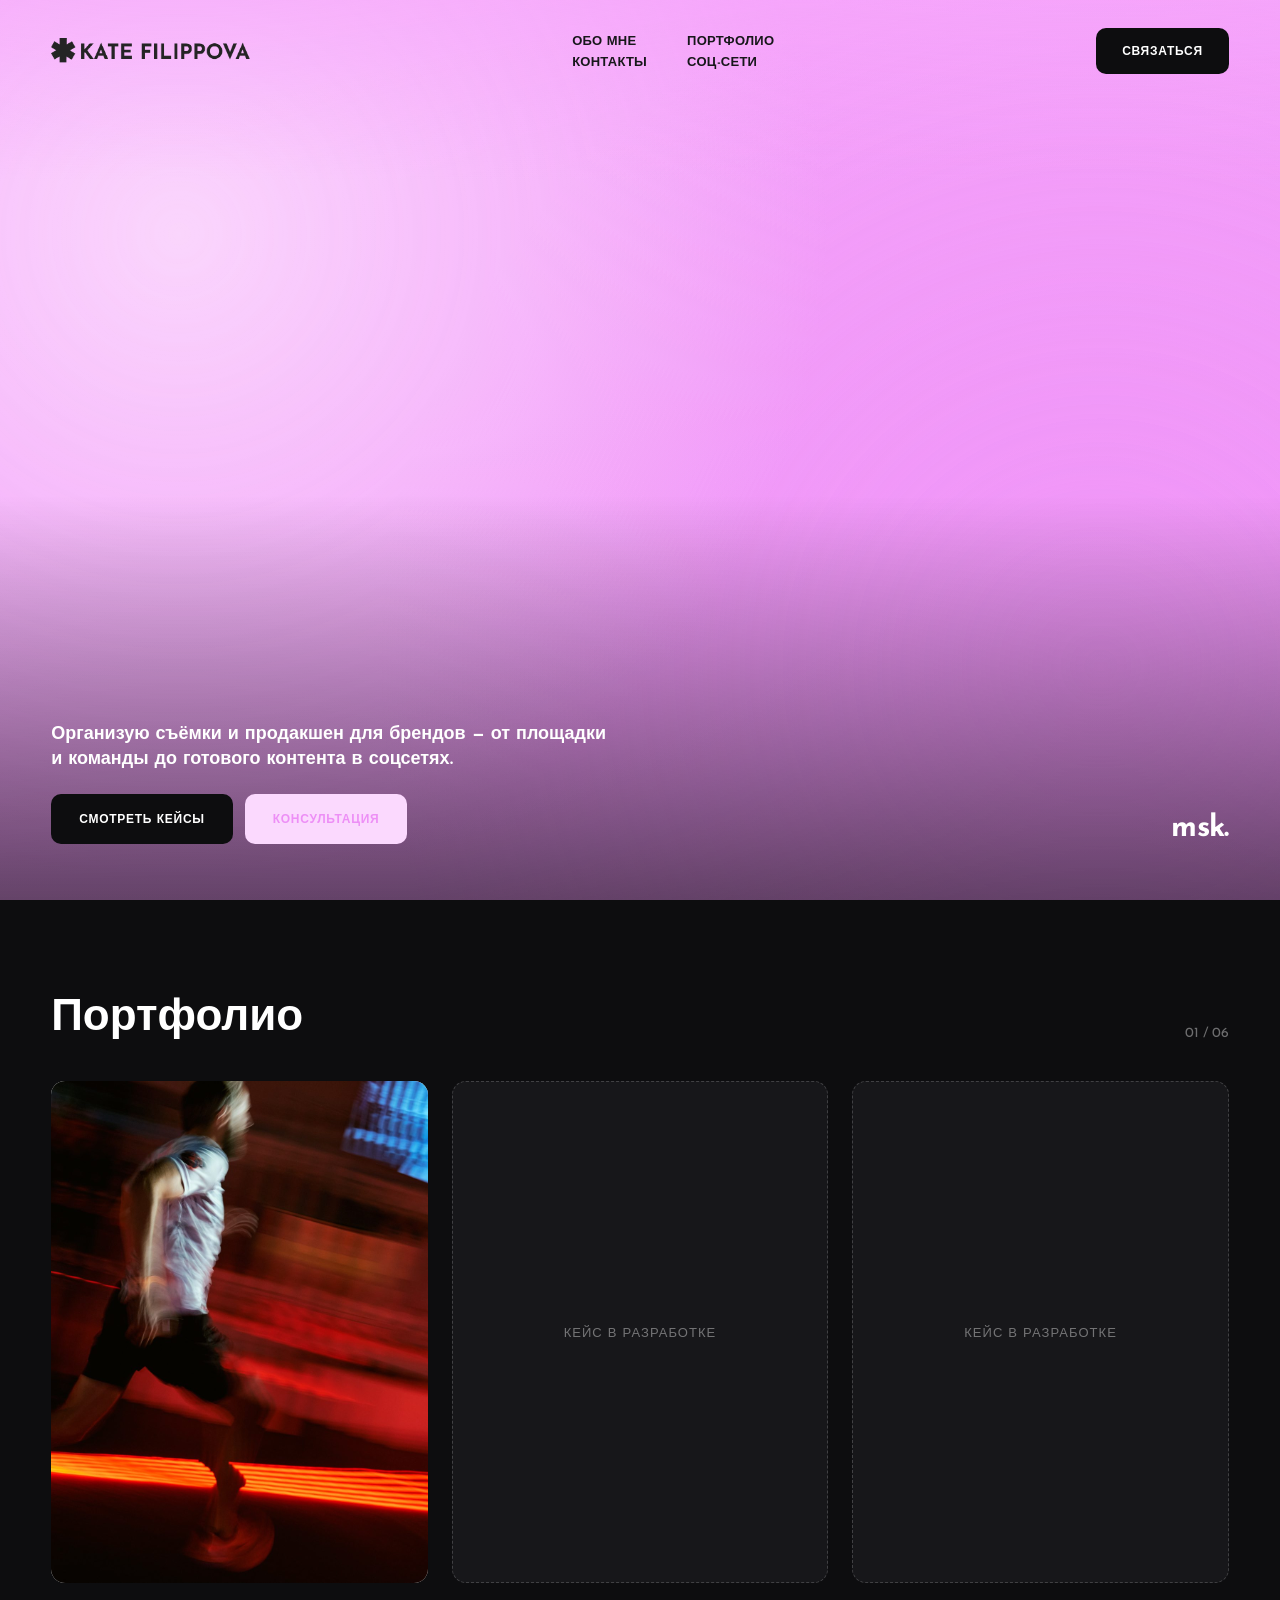
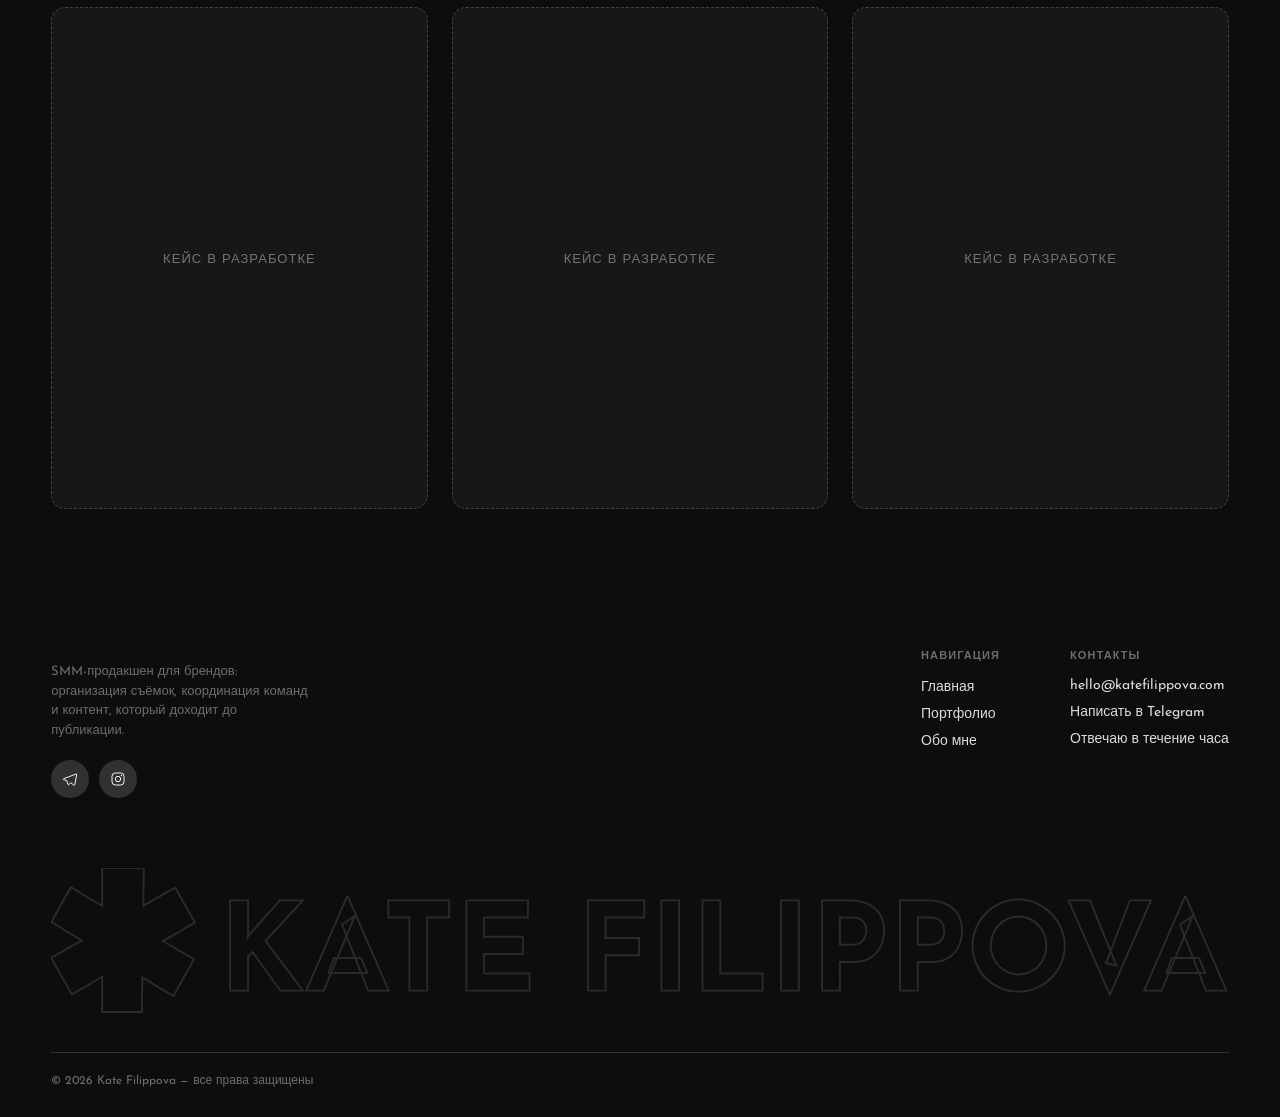
<file: index.html>
<!DOCTYPE html>
<html lang="ru">
<head>
<meta charset="UTF-8">
<meta name="viewport" content="width=device-width, initial-scale=1.0">
<title>Kate Filippova — SMM & Production</title>
<meta name="description" content="Организация продакшена и SMM-контента для брендов: от идеи и площадки до готовых материалов в соцсетях.">
<link rel="icon" href="assets/logo-icon.png">
<link rel="stylesheet" href="styles.css">
</head>
<body>

<!-- ============ PRELOADER ============
     Placeholder animation — swap markup/keyframes once
     the final preloader design is sent. -->
<div class="preloader" id="preloader">
  <div class="preloader__mark">
    <img src="assets/logo-icon.png" alt="">
  </div>
</div>

<!-- ============ HEADER ============ -->
<header class="header" id="header">
  <a href="index.html" class="logo">
    <img class="logo__full" src="assets/logo-full.png" alt="Kate Filippova">
  </a>

  <nav class="nav">
    <a href="#about">Обо мне</a>
    <a href="#cases">Портфолио</a>
    <a href="#contacts">Контакты</a>
    <a href="#social">Соц-сети</a>
  </nav>

  <button class="header__cta" onclick="location.href='#contacts'">Связаться</button>

  <button class="nav-toggle" id="navToggle" aria-label="Меню">
    <span></span>
  </button>
</header>

<!-- Mobile fullscreen nav -->
<nav class="mobile-nav" id="mobileNav">
  <a href="#about">Обо мне</a>
  <a href="#cases">Портфолио</a>
  <a href="#contacts">Контакты</a>
  <a href="#social">Соц-сети</a>
</nav>

<!-- ============ HERO ============ -->
<section class="hero" id="hero">
  <div class="hero__video-wrap">
    <div class="hero__ambient"></div>
    <!-- Replace src once the final looping clip is ready.
         Until then this stays empty and the ambient gradient above shows through. -->
    <video autoplay muted loop playsinline>
      <source src="assets/hero-loop.mp4" type="video/mp4">
    </video>
    <div class="hero__tint"></div>
    <div class="hero__scrim"></div>
  </div>

  <div class="hero__content">
    <div class="hero__copy">
      <p class="hero__title">
        <span>Организую съёмки и продакшен для брендов — от площадки и команды до готового контента в соцсетях.</span>
      </p>
      <div class="hero__actions">
        <a href="#cases" class="btn btn--primary">Смотреть кейсы</a>
        <a href="#contacts" class="btn btn--ghost">Консультация</a>
      </div>
    </div>
    <div class="hero__loc">msk.</div>
  </div>
</section>

<!-- ============ CASES ============ -->
<section class="cases" id="cases">
  <div class="cases__head reveal">
    <h2>Портфолио</h2>
    <span class="cases__count">01 / 06</span>
  </div>

  <div class="cases__grid">

    <a href="cases/running-religion.html" class="case-card">
      <div class="case-card__media" style="background-image: url('assets/cases/running-religion/cover.jpg');"></div>
      <div class="case-card__overlay"></div>
      <div class="case-card__label">
        <span class="tag">Продакшен · Событие</span>
        <span class="title">Running Religion × Winline</span>
      </div>
    </a>

    <div class="case-card case-card--placeholder">
      <span class="placeholder-text">Кейс в разработке</span>
    </div>

    <div class="case-card case-card--placeholder">
      <span class="placeholder-text">Кейс в разработке</span>
    </div>

    <div class="case-card case-card--placeholder">
      <span class="placeholder-text">Кейс в разработке</span>
    </div>

    <div class="case-card case-card--placeholder">
      <span class="placeholder-text">Кейс в разработке</span>
    </div>

    <div class="case-card case-card--placeholder">
      <span class="placeholder-text">Кейс в разработке</span>
    </div>

  </div>
</section>

<!-- ============ FOOTER ============ -->
<footer class="footer" id="contacts">
  <div class="footer__top">
    <div>
      <p class="footer__tagline">SMM-продакшен для брендов: организация съёмок, координация команд и контент, который доходит до публикации.</p>
      <div class="footer__social" id="social">
        <a href="https://t.me/+79067042281" aria-label="Telegram" target="_blank" rel="noopener">
          <svg viewBox="0 0 24 24" fill="none" xmlns="http://www.w3.org/2000/svg"><path d="M21 4.5L2.5 11.6c-.7.3-.7 1.3.1 1.5l4.6 1.4 1.8 5.7c.2.6 1 .8 1.4.3l2.5-2.9 4.8 3.6c.6.4 1.4.1 1.5-.6L22 5.4c.2-.7-.5-1.2-1-.9z" stroke="white" stroke-width="1.4" stroke-linejoin="round"/></svg>
        </a>
        <a href="#" aria-label="Instagram" target="_blank" rel="noopener">
          <svg viewBox="0 0 24 24" fill="none" xmlns="http://www.w3.org/2000/svg"><rect x="3" y="3" width="18" height="18" rx="5" stroke="white" stroke-width="1.4"/><circle cx="12" cy="12" r="4" stroke="white" stroke-width="1.4"/><circle cx="17.2" cy="6.8" r="1.1" fill="white"/></svg>
        </a>
      </div>
    </div>

    <div class="footer__columns">
      <div class="footer__col">
        <h4>Навигация</h4>
        <a href="#hero">Главная</a>
        <a href="#cases">Портфолио</a>
        <a href="#about">Обо мне</a>
      </div>
      <div class="footer__col">
        <h4>Контакты</h4>
        <a href="mailto:hello@katefilippova.com">hello@katefilippova.com</a>
        <a href="https://t.me/+79067042281" target="_blank" rel="noopener">Написать в Telegram</a>
        <p>Отвечаю в течение часа</p>
      </div>
    </div>
  </div>

  <div class="footer__wordmark">
    <svg viewBox="0 0 605 79" xmlns="http://www.w3.org/2000/svg">
      <path d="M26.2828 55.8881C23.731 57.4406 21.0943 58.993 18.3724 60.5455C15.8207 61.9254 13.269 63.3916 10.7172 64.9441C9.01609 61.8392 7.22989 58.7343 5.35862 55.6294C3.65747 52.352 1.87126 49.1608 0 46.0559C2.72184 44.676 5.35862 43.2098 7.91035 41.6573C10.4621 40.1049 13.0988 38.6387 15.8207 37.2587C13.269 35.7063 10.6322 34.1538 7.91035 32.6014C5.35862 30.8765 2.8069 29.2378 0.255172 27.6853C1.95632 24.7529 3.57241 21.8205 5.10345 18.8881C6.8046 15.7832 8.50575 12.7646 10.2069 9.83216C12.9287 11.3846 15.5655 13.0233 18.1172 14.7482C20.8391 16.3007 23.5609 17.8531 26.2828 19.4056V0H47.7172C47.7172 3.27739 47.6322 6.55478 47.4621 9.83216C47.4621 12.9371 47.4621 16.1282 47.4621 19.4056C50.1839 17.8531 52.9057 16.3007 55.6276 14.7482C58.3494 13.1958 61.0713 11.6434 63.7931 10.0909C65.4943 13.0233 67.1954 16.042 68.8966 19.1469C70.5977 22.0793 72.2988 25.0117 74 27.9441C71.2782 29.4965 68.5563 31.1352 65.8345 32.8601C63.1126 34.4126 60.3057 35.965 57.4138 37.5175C60.1356 39.0699 62.7724 40.6224 65.3241 42.1748C68.046 43.7273 70.7678 45.2797 73.4897 46.8322C71.7885 49.9371 70.0023 53.1282 68.131 56.4056C66.4299 59.5105 64.6437 62.6154 62.7724 65.7203C60.0506 64.1678 57.4138 62.6154 54.8621 61.0629C52.3103 59.338 49.6736 57.6993 46.9517 56.1469C46.9517 59.0793 46.8667 62.0979 46.6966 65.2028C46.6966 68.1352 46.6966 71.0676 46.6966 74H26.2828V55.8881Z"/>
      <path d="M101.246 33.138L100.994 35.469L102.38 33.705L117.5 16.632H129.344L110.192 37.422L129.407 63H117.815L103.514 43.218L101.246 45.486V63H91.985V16.632H101.246V33.138ZM131.114 63L152.03 14.805H152.534L173.45 63H162.866L149.51 29.106L156.125 24.57L140.123 63H131.114ZM145.415 46.242H159.338L162.551 53.928H142.58L145.415 46.242ZM173.307 16.632H204.555V25.452H193.278V63H184.143V25.452H173.307V16.632ZM213.371 16.632H244.997V25.452H222.506V35.343H242.414V44.163H222.506V54.18H245.879V63H213.371V16.632ZM275.817 16.632H304.797V25.452H284.952V35.973H302.151V44.793H284.952V63H275.817V16.632ZM313.592 16.632H322.727V63H313.592V16.632ZM334.695 16.632H343.83V54.18H365.628V63H334.695V16.632ZM375.054 16.632H384.189V63H375.054V16.632ZM410.206 16.632C414.028 16.632 417.262 17.283 419.908 18.585C422.554 19.845 424.57 21.651 425.956 24.003C427.342 26.313 428.035 29.064 428.035 32.256C428.035 34.146 427.741 36.057 427.153 37.989C426.607 39.879 425.704 41.601 424.444 43.155C423.226 44.709 421.567 45.969 419.467 46.935C417.409 47.859 414.868 48.321 411.844 48.321H405.292V63H396.157V16.632H410.206ZM411.781 39.438C413.167 39.438 414.322 39.207 415.246 38.745C416.17 38.241 416.884 37.632 417.388 36.918C417.934 36.162 418.312 35.385 418.522 34.587C418.774 33.789 418.9 33.096 418.9 32.508C418.9 32.046 418.816 31.437 418.648 30.681C418.522 29.883 418.228 29.085 417.766 28.287C417.304 27.489 416.59 26.817 415.624 26.271C414.7 25.725 413.44 25.452 411.844 25.452H405.292V39.438H411.781ZM450.258 16.632C454.08 16.632 457.314 17.283 459.96 18.585C462.606 19.845 464.622 21.651 466.008 24.003C467.394 26.313 468.087 29.064 468.087 32.256C468.087 34.146 467.793 36.057 467.205 37.989C466.659 39.879 465.756 41.601 464.496 43.155C463.278 44.709 461.619 45.969 459.519 46.935C457.461 47.859 454.92 48.321 451.896 48.321H445.344V63H436.209V16.632H450.258ZM451.833 39.438C453.219 39.438 454.374 39.207 455.298 38.745C456.222 38.241 456.936 37.632 457.44 36.918C457.986 36.162 458.364 35.385 458.574 34.587C458.826 33.789 458.952 33.096 458.952 32.508C458.952 32.046 458.868 31.437 458.7 30.681C458.574 29.883 458.28 29.085 457.818 28.287C457.356 27.489 456.642 26.817 455.676 26.271C454.752 25.725 453.492 25.452 451.896 25.452H445.344V39.438H451.833ZM473.425 39.879C473.425 36.687 474.034 33.663 475.252 30.807C476.47 27.951 478.15 25.431 480.292 23.247C482.476 21.021 484.996 19.278 487.852 18.018C490.708 16.758 493.774 16.128 497.05 16.128C500.284 16.128 503.329 16.758 506.185 18.018C509.041 19.278 511.561 21.021 513.745 23.247C515.971 25.431 517.693 27.951 518.911 30.807C520.171 33.663 520.801 36.687 520.801 39.879C520.801 43.155 520.171 46.221 518.911 49.077C517.693 51.933 515.971 54.453 513.745 56.637C511.561 58.779 509.041 60.459 506.185 61.677C503.329 62.895 500.284 63.504 497.05 63.504C493.774 63.504 490.708 62.895 487.852 61.677C484.996 60.459 482.476 58.779 480.292 56.637C478.15 54.453 476.47 51.933 475.252 49.077C474.034 46.221 473.425 43.155 473.425 39.879ZM482.875 39.879C482.875 41.937 483.232 43.869 483.946 45.675C484.702 47.439 485.731 49.014 487.033 50.4C488.377 51.744 489.91 52.794 491.632 53.55C493.396 54.306 495.307 54.684 497.365 54.684C499.339 54.684 501.166 54.306 502.846 53.55C504.568 52.794 506.059 51.744 507.319 50.4C508.579 49.014 509.566 47.439 510.28 45.675C510.994 43.869 511.351 41.937 511.351 39.879C511.351 37.779 510.973 35.826 510.217 34.02C509.503 32.214 508.495 30.639 507.193 29.295C505.933 27.909 504.442 26.838 502.72 26.082C500.998 25.326 499.129 24.948 497.113 24.948C495.097 24.948 493.228 25.326 491.506 26.082C489.784 26.838 488.272 27.909 486.97 29.295C485.668 30.639 484.66 32.214 483.946 34.02C483.232 35.826 482.875 37.779 482.875 39.879ZM533.764 16.632L547.309 50.022L542.017 48.951L554.302 16.632H565.138L543.97 65.142L522.802 16.632H533.764ZM561.594 63L582.51 14.805H583.014L603.93 63H593.346L579.99 29.106L586.605 24.57L570.603 63H561.594ZM575.895 46.242H589.818L593.031 53.928H573.06L575.895 46.242Z"/>
    </svg>
  </div>

  <div class="footer__bottom">
    © 2026 Kate Filippova — все права защищены
  </div>
</footer>

<script src="script.js"></script>
</body>
</html>
</file>
<file: styles.css>
/* ==========================================================================
   Kate Filippova — portfolio site
   ========================================================================== */

@import url('https://fonts.googleapis.com/css2?family=Josefin+Sans:ital,wght@0,300;0,400;0,500;0,600;0,700;1,400;1,600&display=swap');

:root{
  --pink: #F6A7FB;
  --pink-deep: #ED8FF6;
  --pink-soft: #FBD9FE;
  --black: #0D0D0F;
  --black-soft: #17171A;
  --white: #FFFFFF;
  --ink: #17171A;
  --ink-60: rgba(23,23,26,0.6);
  --white-40: rgba(255,255,255,0.4);
  --white-15: rgba(255,255,255,0.15);

  --font-display: 'Josefin Sans', sans-serif;
  --font-body: 'Josefin Sans', sans-serif;

  --container: 1440px;
  --pad: clamp(20px, 4vw, 60px);

  --ease: cubic-bezier(.16,.84,.44,1);
}

*{ box-sizing: border-box; }

html{ scroll-behavior: smooth; }

body{
  margin: 0;
  background: var(--black);
  color: var(--ink);
  font-family: var(--font-body);
  -webkit-font-smoothing: antialiased;
  overflow-x: hidden;
}

body.lock{ overflow: hidden; height: 100vh; }

img{ max-width: 100%; display: block; }
a{ color: inherit; text-decoration: none; }
button{ font-family: inherit; cursor: pointer; }

.eyebrow{
  font-family: var(--font-display);
  font-size: 12px;
  letter-spacing: 0.14em;
  text-transform: uppercase;
  font-weight: 600;
}

/* ---------------------------------------------------------------------- */
/* Preloader                                                               */
/* ---------------------------------------------------------------------- */

.preloader{
  position: fixed;
  inset: 0;
  z-index: 999;
  background: var(--black);
  display: flex;
  align-items: center;
  justify-content: center;
  transition: opacity .7s var(--ease), visibility .7s var(--ease);
}

.preloader__mark{
  width: 64px;
  height: 64px;
  animation: preloader-spin 1.4s var(--ease) infinite;
}

.preloader__mark img{ width: 100%; height: 100%; object-fit: contain; }

@keyframes preloader-spin{
  0%{ transform: rotate(0deg) scale(0.85); opacity:.5; }
  50%{ transform: rotate(180deg) scale(1); opacity: 1; }
  100%{ transform: rotate(360deg) scale(0.85); opacity:.5; }
}

.preloader.is-hidden{
  opacity: 0;
  visibility: hidden;
  pointer-events: none;
}

/* NOTE: this is a placeholder preloader animation.
   Replace .preloader__mark markup / keyframes once the final
   preloader design is provided. */

/* ---------------------------------------------------------------------- */
/* Header                                                                  */
/* ---------------------------------------------------------------------- */

.header{
  position: fixed;
  top: 0; left: 0; right: 0;
  z-index: 100;
  display: flex;
  align-items: center;
  justify-content: space-between;
  padding: 28px var(--pad);
  transition: background .4s var(--ease), padding .4s var(--ease);
}

.header.is-scrolled{
  background: var(--pink);
  padding-top: 16px;
  padding-bottom: 16px;
  box-shadow: 0 1px 0 rgba(0,0,0,0.06);
}

.logo{
  display: flex;
  align-items: center;
}

.logo__full{
  height: 26px;
  width: auto;
  display: block;
}

@media (max-width: 480px){
  .logo__full{ height: 20px; }
}

.nav{
  display: grid;
  grid-template-columns: repeat(2, auto);
  gap: 2px 40px;
  font-family: var(--font-display);
  font-size: 13px;
  font-weight: 600;
  letter-spacing: 0.02em;
  text-transform: uppercase;
}

.nav a{
  position: relative;
  display: inline-block;
  padding: 2px 0;
}

.nav a::after{
  content:'';
  position: absolute;
  left: 0; bottom: -1px;
  width: 100%; height: 1.5px;
  background: currentColor;
  transform: scaleX(0);
  transform-origin: right;
  transition: transform .35s var(--ease);
}

.nav a:hover::after{ transform: scaleX(1); transform-origin: left; }

.header__cta{
  background: var(--black);
  color: var(--white);
  font-family: var(--font-display);
  font-size: 12px;
  font-weight: 600;
  letter-spacing: 0.06em;
  text-transform: uppercase;
  padding: 16px 26px;
  border-radius: 10px;
  border: none;
  transition: transform .3s var(--ease), background .3s var(--ease);
}

.header__cta:hover{ transform: translateY(-2px); background: #2b2b2f; }

.nav-toggle{
  display: none;
  width: 44px; height: 44px;
  border: none;
  background: var(--black);
  border-radius: 10px;
  position: relative;
}

.nav-toggle span,
.nav-toggle span::before,
.nav-toggle span::after{
  content:'';
  position: absolute;
  left: 12px; right: 12px;
  height: 1.5px;
  background: var(--white);
  transition: transform .3s var(--ease), opacity .3s var(--ease);
}
.nav-toggle span{ top: 21px; }
.nav-toggle span::before{ top: -7px; }
.nav-toggle span::after{ top: 7px; }

.nav-toggle.is-open span{ background: transparent; }
.nav-toggle.is-open span::before{ transform: translateY(7px) rotate(45deg); }
.nav-toggle.is-open span::after{ transform: translateY(-7px) rotate(-45deg); }

.mobile-nav{
  position: fixed;
  inset: 0;
  z-index: 90;
  background: var(--pink);
  display: flex;
  flex-direction: column;
  align-items: flex-start;
  justify-content: center;
  gap: 22px;
  padding: 0 var(--pad);
  transform: translateY(-100%);
  transition: transform .5s var(--ease);
}

.mobile-nav.is-open{ transform: translateY(0); }

.mobile-nav a{
  font-family: var(--font-display);
  font-size: 34px;
  font-weight: 700;
  text-transform: uppercase;
}

/* ---------------------------------------------------------------------- */
/* Hero                                                                    */
/* ---------------------------------------------------------------------- */

.hero{
  position: relative;
  min-height: 100vh;
  background: linear-gradient(160deg, var(--pink) 0%, var(--pink-deep) 100%);
  overflow: hidden;
  display: flex;
  flex-direction: column;
  justify-content: flex-end;
}

.hero__video-wrap{
  position: absolute;
  inset: 0;
  z-index: 0;
}

.hero__video-wrap video{
  width: 100%;
  height: 100%;
  object-fit: cover;
}

.hero__tint{
  position: absolute;
  inset: 0;
  background: var(--pink);
  opacity: 0.22;
  mix-blend-mode: soft-light;
}

.hero__scrim{
  position: absolute;
  inset: 0;
  background: linear-gradient(180deg,
    rgba(246,167,251,0.6) 0%,
    rgba(246,167,251,0) 20%,
    rgba(13,13,15,0) 55%,
    rgba(13,13,15,0.62) 100%);
}

/* Fallback ambient motion shown behind/instead of the video
   until the final loop is supplied */
.hero__ambient{
  position: absolute;
  inset: -10%;
  background:
    radial-gradient(circle at 20% 30%, rgba(255,255,255,0.55), transparent 45%),
    radial-gradient(circle at 80% 70%, rgba(237,143,246,0.6), transparent 50%);
  animation: ambient-drift 14s ease-in-out infinite alternate;
}

@keyframes ambient-drift{
  0%{ transform: translate(0,0) scale(1); }
  100%{ transform: translate(-3%, 2%) scale(1.06); }
}

.hero__content{
  position: relative;
  z-index: 2;
  display: flex;
  align-items: flex-end;
  justify-content: space-between;
  gap: 40px;
  padding: 0 var(--pad) 56px;
  flex-wrap: wrap;
  color: var(--white);
}

.hero__copy{
  max-width: 560px;
}

.hero__title{
  font-family: var(--font-display);
  font-weight: 700;
  font-size: clamp(15px, 1.6vw, 18px);
  line-height: 1.4;
  margin: 0 0 22px;
  overflow: hidden;
}

.hero__title span{
  display: inline-block;
  transform: translateY(110%);
}

.hero__actions{
  display: flex;
  gap: 12px;
  flex-wrap: wrap;
}

.btn{
  font-family: var(--font-display);
  font-size: 12px;
  font-weight: 600;
  letter-spacing: 0.06em;
  text-transform: uppercase;
  padding: 18px 28px;
  border-radius: 10px;
  border: none;
  display: inline-block;
  transition: transform .3s var(--ease), background .3s var(--ease), color .3s var(--ease);
}

.btn--primary{ background: var(--black); color: var(--white); }
.btn--primary:hover{ transform: translateY(-2px); background: #2b2b2f; }

.btn--ghost{ background: var(--pink-soft); color: var(--pink-deep); }
.btn--ghost:hover{ transform: translateY(-2px); background: var(--white); }

.hero__loc{
  font-family: var(--font-display);
  font-size: 30px;
  font-weight: 800;
  color: var(--white);
  letter-spacing: -0.02em;
}

/* ---------------------------------------------------------------------- */
/* Cases                                                                   */
/* ---------------------------------------------------------------------- */

.cases{
  background: var(--black);
  padding: 90px var(--pad) 40px;
}

.cases__head{
  display: flex;
  justify-content: space-between;
  align-items: flex-end;
  gap: 20px;
  margin-bottom: 40px;
  color: var(--white);
}

.cases__head h2{
  font-family: var(--font-display);
  font-size: clamp(28px, 4vw, 44px);
  font-weight: 700;
  margin: 0;
}

.cases__count{
  font-family: var(--font-body);
  color: var(--white-40);
  font-size: 14px;
}

.cases__grid{
  display: grid;
  grid-template-columns: repeat(3, 1fr);
  gap: 24px;
}

.case-card{
  position: relative;
  aspect-ratio: 3/4;
  border-radius: 14px;
  overflow: hidden;
  background: var(--white);
  opacity: 0;
  transform: translateY(28px);
  transition: transform .6s var(--ease), opacity .6s var(--ease), box-shadow .4s var(--ease);
}

.case-card.is-visible{ opacity: 1; transform: translateY(0); }

.case-card:hover{
  box-shadow: 0 24px 60px rgba(0,0,0,0.35);
}

.case-card__media{
  position: absolute;
  inset: 0;
  background-size: cover;
  background-position: center;
  transition: transform .6s var(--ease);
}

.case-card:hover .case-card__media{ transform: scale(1.06); }

.case-card__overlay{
  position: absolute;
  inset: 0;
  background: linear-gradient(180deg, rgba(0,0,0,0) 40%, rgba(0,0,0,0.75) 100%);
  opacity: 0;
  transition: opacity .4s var(--ease);
}

.case-card:hover .case-card__overlay{ opacity: 1; }

.case-card__label{
  position: absolute;
  left: 20px; right: 20px; bottom: 20px;
  color: var(--white);
  transform: translateY(10px);
  opacity: 0;
  transition: transform .4s var(--ease), opacity .4s var(--ease);
}

.case-card:hover .case-card__label{ transform: translateY(0); opacity: 1; }

.case-card__label .tag{
  font-family: var(--font-display);
  font-size: 10px;
  letter-spacing: 0.1em;
  text-transform: uppercase;
  color: var(--pink);
  display: block;
  margin-bottom: 6px;
}

.case-card__label .title{
  font-family: var(--font-display);
  font-size: 17px;
  font-weight: 600;
}

.case-card--placeholder{
  background: var(--black-soft);
  border: 1.5px dashed rgba(255,255,255,0.18);
  display: flex;
  align-items: center;
  justify-content: center;
  cursor: default;
}

.case-card--placeholder .placeholder-text{
  font-family: var(--font-display);
  font-size: 13px;
  color: var(--white-40);
  text-transform: uppercase;
  letter-spacing: 0.08em;
  text-align: center;
  padding: 0 20px;
}

@media (max-width: 900px){
  .cases__grid{ grid-template-columns: repeat(2, 1fr); }
}

@media (max-width: 620px){
  .cases__grid{ grid-template-columns: 1fr; }
  .case-card{ aspect-ratio: 4/5; }
}

/* ---------------------------------------------------------------------- */
/* Footer                                                                  */
/* ---------------------------------------------------------------------- */

.footer{
  position: relative;
  background: var(--black);
  color: var(--white);
  padding: 100px var(--pad) 30px;
  overflow: hidden;
}

.footer__top{
  display: flex;
  justify-content: space-between;
  align-items: flex-start;
  gap: 40px;
  flex-wrap: wrap;
  position: relative;
  z-index: 2;
}

.footer__tagline{
  max-width: 260px;
  font-size: 13px;
  line-height: 1.5;
  color: var(--white-40);
}

.footer__social{
  display: flex;
  gap: 10px;
  margin-top: 20px;
}

.footer__social a{
  width: 38px; height: 38px;
  border-radius: 50%;
  background: var(--white-15);
  display: flex;
  align-items: center;
  justify-content: center;
  transition: background .3s var(--ease), transform .3s var(--ease);
}

.footer__social a:hover{ background: var(--pink); transform: translateY(-3px); }
.footer__social svg{ width: 16px; height: 16px; }

.footer__columns{
  display: flex;
  gap: 70px;
  flex-wrap: wrap;
}

.footer__col h4{
  font-family: var(--font-display);
  font-size: 11px;
  letter-spacing: 0.1em;
  text-transform: uppercase;
  color: var(--white-40);
  margin: 0 0 16px;
  font-weight: 600;
}

.footer__col a,
.footer__col p{
  display: block;
  font-size: 14px;
  margin: 0 0 10px;
  color: var(--white);
  opacity: 0.85;
  transition: opacity .3s var(--ease);
}

.footer__col a:hover{ opacity: 1; }

.footer__wordmark{
  margin-top: 70px;
  line-height: 0.75;
  position: relative;
  z-index: 1;
}

.footer__wordmark svg{
  width: 100%;
  height: auto;
  display: block;
  fill: none;
  stroke: rgba(255,255,255,0.12);
  stroke-width: 1;
}

.footer__bottom{
  position: relative;
  z-index: 2;
  margin-top: 30px;
  padding-top: 20px;
  border-top: 1px solid var(--white-15);
  font-size: 12px;
  color: var(--white-40);
}

@media (max-width: 720px){
  .footer__top{ flex-direction: column; }
  .footer__columns{ gap: 40px; }
}

/* ---------------------------------------------------------------------- */
/* Reveal utility                                                          */
/* ---------------------------------------------------------------------- */

.reveal{
  opacity: 0;
  transform: translateY(24px);
  transition: transform .7s var(--ease), opacity .7s var(--ease);
}
.reveal.is-visible{ opacity: 1; transform: translateY(0); }

@media (max-width: 860px){
  .nav{ display: none; }
  .header__cta{ display: none; }
  .nav-toggle{ display: block; }
}

/* ---------------------------------------------------------------------- */
/* Case detail page                                                        */
/* ---------------------------------------------------------------------- */

.case-hero{
  position: relative;
  min-height: 70vh;
  background: linear-gradient(160deg,#F6A7FB,#7A5CF0);
  background-size: cover;
  background-position: center;
  display: flex;
  flex-direction: column;
  justify-content: flex-end;
  padding: 120px var(--pad) 60px;
  color: var(--white);
  overflow: hidden;
}

.case-hero::before{
  content: '';
  position: absolute;
  inset: 0;
  background: linear-gradient(180deg,
    rgba(13,13,15,0.15) 0%,
    rgba(13,13,15,0.1) 40%,
    rgba(13,13,15,0.75) 100%);
  z-index: 0;
}

.case-hero__tag,
.case-hero h1,
.case-hero__stats{
  position: relative;
  z-index: 1;
}

.back-link{
  position: fixed;
  top: 28px; left: var(--pad);
  z-index: 100;
  display: inline-flex;
  align-items: center;
  gap: 8px;
  font-family: var(--font-display);
  font-size: 12px;
  font-weight: 600;
  text-transform: uppercase;
  letter-spacing: 0.06em;
  background: rgba(255,255,255,0.7);
  backdrop-filter: blur(6px);
  padding: 12px 18px;
  border-radius: 30px;
  transition: transform .3s var(--ease), background .3s var(--ease);
}
.back-link:hover{ transform: translateX(-3px); background: #fff; }

.case-hero__tag{
  font-family: var(--font-display);
  font-size: 12px;
  font-weight: 600;
  letter-spacing: 0.1em;
  text-transform: uppercase;
  margin-bottom: 18px;
  opacity: 0.7;
}

.case-hero h1{
  font-family: var(--font-display);
  font-size: clamp(32px, 6vw, 68px);
  font-weight: 700;
  line-height: 1.05;
  max-width: 900px;
  margin: 0 0 24px;
}

.case-hero__stats{
  display: flex;
  gap: 34px;
  flex-wrap: wrap;
}

.case-hero__stats div{
  font-family: var(--font-body);
}

.case-hero__stats b{
  display: block;
  font-family: var(--font-display);
  font-size: 26px;
}

.case-hero__stats span{
  font-size: 12px;
  opacity: 0.8;
}

.case-body{
  background: var(--white);
  padding: 80px var(--pad) 100px;
}

.case-body__inner{
  max-width: 820px;
  margin: 0 auto;
  display: flex;
  flex-direction: column;
  gap: 56px;
}

.case-block h3{
  font-family: var(--font-display);
  font-size: 13px;
  text-transform: uppercase;
  letter-spacing: 0.1em;
  color: var(--pink-deep);
  margin: 0 0 16px;
}

.case-block p{
  font-size: 17px;
  line-height: 1.65;
  margin: 0 0 12px;
  color: var(--ink);
}

.case-block ul{
  margin: 0;
  padding-left: 20px;
}

.case-block li{
  font-size: 17px;
  line-height: 1.65;
  margin-bottom: 10px;
}

.case-proof{
  display: inline-flex;
  align-items: center;
  gap: 8px;
  font-family: var(--font-display);
  font-size: 13px;
  font-weight: 600;
  text-transform: uppercase;
  color: var(--pink-deep);
  border-bottom: 1.5px solid var(--pink-deep);
  padding-bottom: 2px;
  width: fit-content;
}

.case-next{
  background: var(--black);
  padding: 60px var(--pad);
  text-align: center;
}

.case-next a{
  font-family: var(--font-display);
  font-size: clamp(22px, 4vw, 34px);
  font-weight: 700;
  color: var(--white);
  display: inline-block;
  transition: opacity .3s var(--ease);
}
.case-next a:hover{ opacity: 0.7; }

.case-next span{
  display: block;
  font-size: 12px;
  letter-spacing: 0.1em;
  text-transform: uppercase;
  color: var(--white-40);
  margin-bottom: 12px;
  font-family: var(--font-body);
  font-weight: 600;
}

.case-photo-grid{
  display: grid;
  grid-template-columns: repeat(3, 1fr);
  gap: 12px;
}

.case-photo{
  border-radius: 12px;
  overflow: hidden;
  background: var(--pink-soft);
  aspect-ratio: 4/5;
}

.case-photo img{
  width: 100%;
  height: 100%;
  object-fit: cover;
  display: block;
  transition: transform .5s var(--ease);
}

.case-photo:hover img{ transform: scale(1.05); }

@media (max-width: 700px){
  .case-photo-grid{ grid-template-columns: repeat(2, 1fr); }
}

.case-video-grid{
  display: grid;
  grid-template-columns: repeat(3, 1fr);
  gap: 16px;
}

.case-video{
  border-radius: 12px;
  overflow: hidden;
  background: var(--black);
  aspect-ratio: 4/5;
}

.case-video video{
  width: 100%;
  height: 100%;
  object-fit: cover;
  display: block;
}

@media (max-width: 700px){
  .case-video-grid{ grid-template-columns: 1fr; }
  .case-video{ aspect-ratio: 16/9; }
}

@media (prefers-reduced-motion: reduce){
  *{ animation-duration: 0.001ms !important; animation-iteration-count: 1 !important; transition-duration: 0.001ms !important; }
}
</file>
